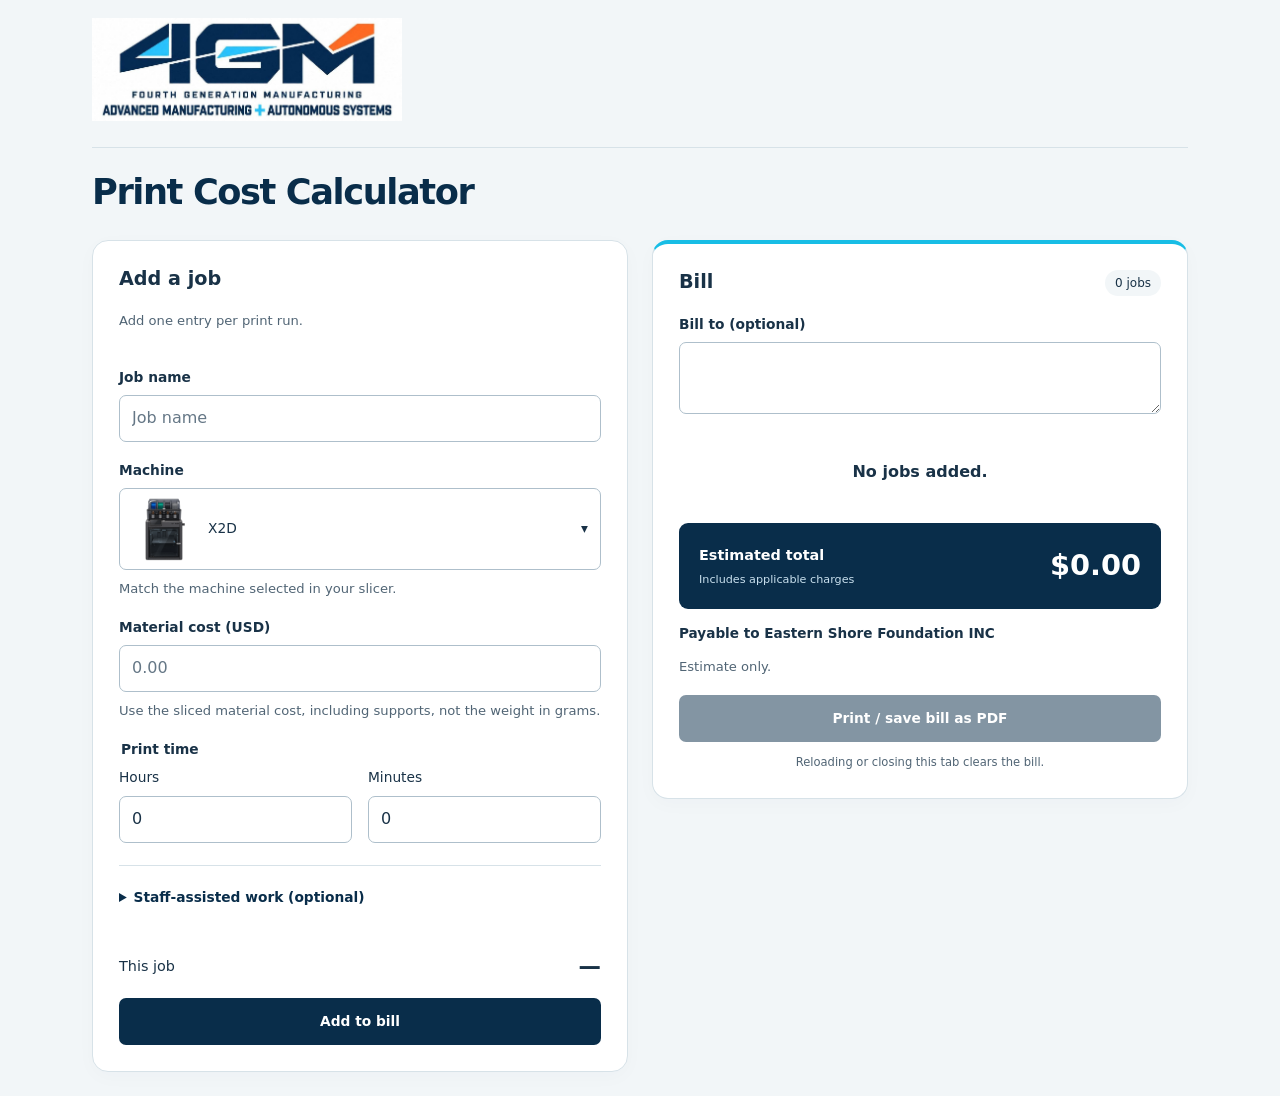
<file: index.html>
<!doctype html>
<html lang="en">
<head>
  <meta charset="utf-8">
  <meta name="viewport" content="width=device-width, initial-scale=1">
  <meta name="description" content="Calculate 3D print costs and print a bill.">
  <title>3D print cost calculator · AMAS</title>
  <link rel="stylesheet" href="styles.css">
  <script type="module" src="app.js?v=20261105-bill-to"></script>
</head>
<body>
  <a class="skip-link" href="#calculatorForm">Skip to calculator</a>
  <main class="page">
    <header class="masthead">
      <a href="https://amas4gm.ai/" aria-label="AMAS homepage" style="max-width:100%">
        <img class="brand-logo" src="assets/amas-logo.jpg" alt="4GM — Fourth Generation Manufacturing, Advanced Manufacturing + Autonomous Systems" width="1254" height="1254">
      </a>
    </header>
    <section class="intro screen-only" aria-labelledby="app-title">
      <h1 id="app-title">Print Cost Calculator</h1>
    </section>
    <noscript><p class="error">Please enable JavaScript to use the print calculator.</p></noscript>
    <div id="configStatus" class="notice screen-only" role="status">Loading machine pricing…</div>
    <div id="configError" class="notice error screen-only" role="alert" hidden><p>Machine pricing is unavailable. Estimates are paused. Please retry.</p><button id="retryButton" type="button">Retry pricing</button></div>
    <div class="layout">
      <section class="panel screen-only" aria-labelledby="editorTitle">
        <div class="section-heading"><h2 id="editorTitle">Add a job</h2></div>
        <p id="entryHelp" class="hint">Add one entry per print run.</p>
        <form id="calculatorForm">
          <fieldset id="inputFields" disabled>
            <legend class="sr-only">Job details</legend>
            <label for="printName">Job name</label>
            <input id="printName" name="printName" maxlength="100" placeholder="Job name" required autocomplete="off">
            <label id="printerLabel" for="printerPicker">Machine</label>
            <div id="printerControl" class="printer-control">
              <select id="printer" name="printer" hidden aria-hidden="true" tabindex="-1"></select>
              <button id="printerPicker" class="printer-picker" type="button" role="combobox" aria-labelledby="printerLabel printerModel" aria-describedby="printerHelp" aria-haspopup="listbox" aria-expanded="false" aria-controls="printerOptions">
                <img id="printerImage" alt="" width="64" height="64" hidden><span id="printerModel"></span><span class="picker-arrow" aria-hidden="true">▾</span>
              </button>
              <div id="printerOptions" class="printer-options" role="listbox" aria-labelledby="printerLabel" hidden></div>
            </div>
            <p id="printerHelp" class="hint">Match the machine selected in your slicer.</p>
            <div id="descriptionFields" hidden>
              <label for="jobDescription">Extended description (optional)</label>
              <textarea id="jobDescription" name="jobDescription" rows="4" disabled></textarea>
            </div>
            <div id="materialFields">
            <label for="materialCost">Material cost (<span class="currencyLabel">USD</span>)</label>
            <input id="materialCost" name="materialCost" type="number" min="0" step="0.01" placeholder="0.00" required aria-describedby="materialHelp" inputmode="decimal">
            <p id="materialHelp" class="hint">Use the sliced material cost, including supports, not the weight in grams.</p>
            </div>
            <fieldset id="printTimeFields" class="time-fields"><legend>Print time</legend><div class="two-col">
              <div><label for="printHours">Hours</label><input id="printHours" name="printHours" type="number" min="0" step="1" value="0" required inputmode="numeric"></div>
              <div><label for="printMinutes">Minutes</label><input id="printMinutes" name="printMinutes" type="number" min="0" max="59" step="1" value="0" required inputmode="numeric"></div>
            </div></fieldset>
            <details id="laborFields" class="optional"><summary id="laborSummary">Staff-assisted work (optional)</summary><p id="optionalLaborHint" class="hint">Leave both at zero if operator labor does not apply.</p><div class="two-col">
              <div><label for="operatorMinutes">Labor minutes</label><input id="operatorMinutes" name="operatorMinutes" type="number" min="0" step="1" value="0" required inputmode="numeric"></div>
              <div><label for="payRate">Rate (<span class="currencyLabel">USD</span>/hour)</label><input id="payRate" name="payRate" type="number" min="0" step="0.01" value="0" required inputmode="decimal"></div>
            </div></details>
            <div class="estimate-preview"><span>This job</span><output id="draftTotal">—</output></div>
            <p id="formError" class="error" role="alert"></p>
            <div class="actions"><button id="saveButton" type="submit">Add to bill</button><button id="cancelButton" type="button" class="secondary" hidden>Cancel edit</button></div>
          </fieldset>
        </form>
      </section>
      <section class="panel bill" aria-labelledby="billTitle">
        <div class="section-heading"><h2 id="billTitle">Bill</h2><span id="printCount" class="count screen-only">0 jobs</span></div>
        <p class="print-only">Estimate · <span id="invoiceDate"></span></p>
        <div class="screen-only">
          <label for="billTo">Bill to (optional)</label>
          <textarea id="billTo" name="billTo" rows="2" autocomplete="off"></textarea>
        </div>
        <div id="billToPrintContainer" hidden><div class="print-only"><strong>Bill to</strong><p id="billToPrint" class="job-description"></p></div></div>
        <p id="emptyBill" class="empty">No jobs added.</p>
        <div id="billItems"></div>
        <div class="bill-total"><div><span>Estimated total</span><small id="totalCaption">Includes applicable charges</small></div><output id="billTotal">—</output></div>
        <p id="payee" class="payee">Payable to Eastern Shore Foundation INC</p>
        <p class="hint">Estimate only.</p>
        <button id="printButton" class="screen-only" type="button" disabled>Print / save bill as PDF</button>
        <p id="unsavedNote" class="hint screen-only" hidden>You have changes in the form. Add or save them before printing.</p>
        <p class="privacy screen-only">Reloading or closing this tab clears the bill.</p>
      </section>
    </div>
    <p id="announcement" class="sr-only" role="status" aria-live="polite"></p>
  </main>
</body>
</html>
</file>
<file: styles.css>
/* Brand colors and the header asset can be updated independently of calculator logic. */
:root { color-scheme: light; --navy:#092d4a; --blue:#08789b; --cyan:#18bde5; --orange:#f57a2a; --ink:#193247; --muted:#516575; --line:#d7e2e8; --paper:#fff; --bg:#f2f6f8; }
* { box-sizing:border-box; }
body { margin:0; color:var(--ink); background:var(--bg); font-family:system-ui,-apple-system,BlinkMacSystemFont,"Segoe UI",sans-serif; line-height:1.55; }
.page { max-width:1160px; margin:auto; padding:0 32px 24px; }
.masthead { display:flex; justify-content:space-between; align-items:center; gap:24px; border-bottom:1px solid var(--line); padding:18px 0; }
.brand-logo { width:310px; max-width:100%; height:auto; aspect-ratio:3/1; object-fit:cover; }
.eyebrow { font-size:.72rem; font-weight:750; letter-spacing:.14em; color:var(--blue); }
.intro { padding:24px 0 20px; max-width:850px; }
h1 { color:var(--navy); font-size:clamp(1.7rem,3vw,2.2rem); letter-spacing:-.04em; line-height:1.12; margin:0 0 8px; }
h2 { font-size:1.2rem; margin:0; line-height:1.3; } p { margin:0 0 16px; } .lede { max-width:690px; color:var(--muted); font-size:1.05rem; }
.steps { display:flex; flex-wrap:wrap; list-style:none; gap:12px 26px; padding:8px 0 0; margin:0; font-size:.85rem; font-weight:600; }
.steps span { display:inline-grid; place-items:center; width:25px; height:25px; margin-right:7px; border:1px solid #a9c3d1; border-radius:50%; color:var(--blue); }
.layout { display:grid; grid-template-columns:minmax(0,1fr) minmax(0,1fr); gap:24px; align-items:start; }
.panel { background:var(--paper); border:1px solid var(--line); border-radius:16px; padding:26px; box-shadow:0 5px 20px #19324706; min-width:0; }
.section-heading { display:flex; align-items:center; gap:10px; margin-bottom:18px; }
.step-number { color:var(--blue); font-size:.8rem; font-weight:750; } .count { margin-left:auto; font-size:.75rem; white-space:nowrap; background:var(--bg); border-radius:20px; padding:4px 10px; }
.hint { color:var(--muted); font-size:.82rem; line-height:1.6; margin:8px 0 18px; }
fieldset { border:0; margin:0; padding:0; min-width:0; } label,legend { display:block; font-size:.86rem; font-weight:650; margin-bottom:7px; } label { margin-top:18px; }
input,select,textarea,button { font:inherit; } input,select,textarea { width:100%; min-width:0; border:1px solid #aebfcb; border-radius:7px; min-height:46px; padding:10px 12px; background:white; color:var(--ink); }
input::placeholder { color:#657786; } :focus-visible { outline:3px solid var(--blue); outline-offset:3px; }
.two-col { display:grid; grid-template-columns:1fr 1fr; gap:16px; } .time-fields { margin-top:18px; } .time-fields label { margin-top:0; font-weight:400; }
.optional { margin-top:22px; border-top:1px solid var(--line); padding:16px 0 0; } summary { cursor:pointer; color:var(--navy); font-size:.86rem; font-weight:650; padding:5px 0; } .optional .hint { margin-bottom:0; }
button { border:1px solid transparent; background:var(--navy); color:white; border-radius:7px; padding:12px 17px; min-height:44px; cursor:pointer; font-weight:650; font-size:.86rem; }
button:hover:not(:disabled) { background:#13537b; } button:disabled { opacity:.5; cursor:not-allowed; } button.secondary { background:white; color:var(--navy); border-color:#aebfcb; } button.secondary:hover { background:var(--bg); }
.actions { display:flex; flex-wrap:wrap; gap:8px; }.actions #saveButton { flex:1; }
.estimate-preview { display:flex; justify-content:space-between; align-items:center; margin-top:22px; padding:14px 0; font-size:.9rem; } .estimate-preview output { font-weight:750; font-size:1.4rem; }
.bill { border-top:4px solid var(--cyan); } .empty { text-align:center; margin:38px 0; font-weight:600; } .empty span { color:var(--muted); font-size:.85rem; font-weight:400; }
.bill-total { display:flex; justify-content:space-between; align-items:center; gap:14px; background:var(--navy); color:white; border-radius:9px; padding:20px; margin:22px 0 14px; } .bill-total span { font-size:.9rem; font-weight:600; } .bill-total small { display:block; font-size:.7rem; margin-top:4px; color:#c9e0ee; } .bill-total output { font-size:1.8rem; font-weight:750; white-space:nowrap; } #printButton { width:100%; } .privacy { font-size:.72rem; color:var(--muted); margin:12px 0 0; text-align:center; }
.bill-item { border-bottom:1px solid var(--line); padding:13px 0; } .item-heading { display:flex; gap:14px; align-items:baseline; justify-content:space-between; } .item-heading h3 { font-size:.95rem; margin:0; overflow-wrap:anywhere; } .item-heading strong { white-space:nowrap; } .item-meta { color:var(--muted); font-size:.77rem; margin:3px 0 8px; } .item-actions { display:flex; gap:8px; margin:12px 0 0; } .item-actions button { font-size:.75rem; padding:6px 12px; } .item-details summary { font-size:.78rem; } .cost-groups { margin:10px 0; } .cost-groups div { display:flex; justify-content:space-between; gap:12px; font-size:.8rem; padding:3px 0; } dd { margin:0; white-space:nowrap; }
table { border-collapse:collapse; width:100%; font-size:.73rem; margin:12px 0; table-layout:fixed; } th,td { text-align:left; padding:7px 4px; border-bottom:1px solid var(--line); overflow-wrap:anywhere; vertical-align:top; } th:last-child,td:last-child { text-align:right; width:24%; } .rounding { font-size:.72rem; color:var(--muted); }
.help { margin-top:30px; padding:26px 0; border-top:1px solid var(--line); } .help-grid { display:grid; grid-template-columns:repeat(3,1fr); gap:28px; margin-top:18px; font-size:.82rem; color:var(--muted); } .help-grid strong { display:block; color:var(--ink); margin-bottom:5px; } footer { color:var(--muted); font-size:.72rem; }
.notice { border-radius:8px; padding:14px 18px; margin-bottom:20px; background:#e0eff5; } .notice p { margin-bottom:12px; } .error { color:#a42920; font-size:.85rem; } .notice.error { background:#fff0ed; border:1px solid #edb7ad; } #formError:empty { display:none; }
.sr-only { position:absolute; width:1px; height:1px; padding:0; margin:-1px; overflow:hidden; clip:rect(0,0,0,0); white-space:nowrap; border:0; } .skip-link { position:absolute; left:10px; top:-80px; background:white; padding:10px; z-index:5; } .skip-link:focus { top:10px; } .print-only,[hidden] { display:none !important; }
@media(max-width:760px) { .page { padding:0 18px 24px; } .masthead .eyebrow { display:none; } .brand-logo { width:280px; } .layout { grid-template-columns:1fr; gap:20px; } .intro { padding-top:26px; } .panel { padding:20px; } .help-grid { grid-template-columns:1fr; gap:0; } .steps { display:grid; gap:10px; } }
@media(max-width:360px) { .page { padding-left:12px; padding-right:12px; } .panel { padding:16px; } .bill-total { padding:15px; } .bill-total output { font-size:1.5rem; } }
@media print { @page { margin:15mm; } body { background:white; font-size:10pt; } .page { max-width:none; padding:0; } .screen-only,.skip-link { display:none !important; } .print-only { display:block !important; } .masthead { padding:0 0 12px; margin-bottom:16px; } .brand-logo { width:250px; } .layout { display:block; } .panel { box-shadow:none; border:0; padding:0; } .bill-total { background:white; color:#000; border:2px solid #222; break-inside:avoid; } .bill-total small { color:#333; } .bill-item { break-inside:avoid; } .item-details > summary { display:none; } .item-actions { display:none; } .hint,.item-meta,.rounding { color:#333; } table { font-size:8pt; } thead { display:table-header-group; } }

.printer-preview { display:flex; align-items:center; gap:14px; margin-top:12px; color:var(--muted); font-size:.8rem; }
.printer-preview img { width:88px; height:88px; object-fit:contain; border:1px solid var(--line); border-radius:8px; background:white; }

.payee { font-size:.85rem; font-weight:650; margin:12px 0; }

.printer-control { position:relative; }
.printer-picker { display:flex; align-items:center; gap:12px; width:100%; text-align:left; background:white; color:var(--ink); border:1px solid #aebfcb; font-weight:400; padding:8px 12px; }
.printer-picker:hover:not(:disabled) { background:var(--bg); }
.printer-picker img,.printer-options img { width:64px; height:64px; object-fit:contain; flex-shrink:0; }
.picker-arrow { margin-left:auto; }
.printer-options { position:absolute; top:calc(100% + 5px); left:0; right:0; z-index:10; border:1px solid #aebfcb; border-radius:8px; padding:5px; background:white; box-shadow:0 8px 24px #092d4a26; max-height:min(330px,45vh); overflow-y:auto; }
.printer-options [role=option] { display:flex; align-items:center; gap:12px; min-height:76px; padding:6px 10px; border:2px solid transparent; border-radius:5px; cursor:pointer; }
.printer-options [role=option]:hover,.printer-options .active { background:#e7f3f9; border-color:var(--blue); }
.printer-options [aria-selected=true] { font-weight:750; }
.printer-options [aria-selected=true]::after { content:"✓"; margin-left:auto; }

.machine-choice-text { display:block; flex:1; min-width:0; }
.machine-choice-text strong { display:block; font-size:.88rem; }
.machine-choice-text small { display:block; margin-top:3px; font-size:.78rem; line-height:1.45; color:var(--muted); font-weight:400; overflow-wrap:break-word; }

textarea { resize:vertical; }
.job-description { white-space:pre-wrap; overflow-wrap:anywhere; margin:8px 0 12px; }
</file>
